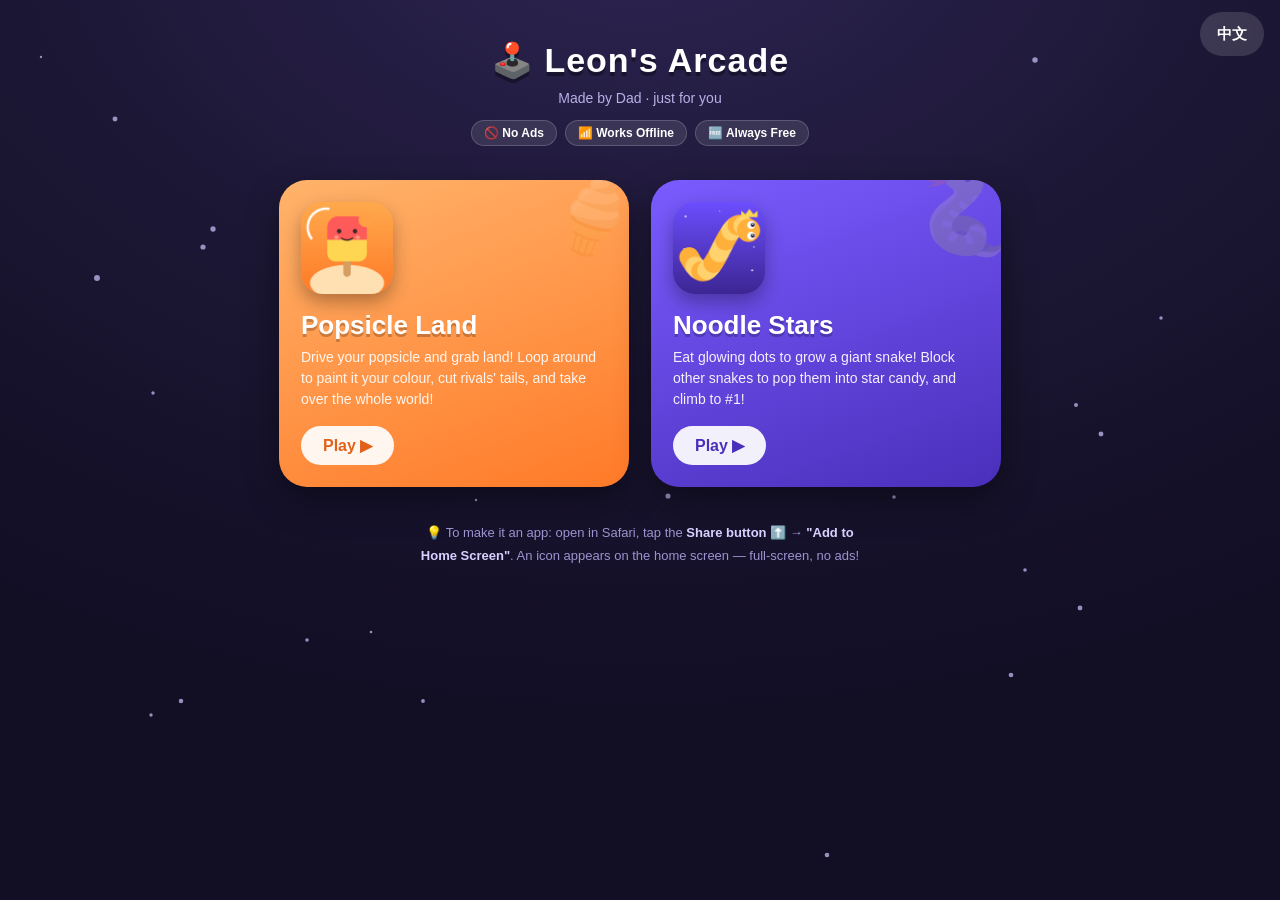
<file: index.html>
<!DOCTYPE html>
<html lang="en">
<head>
<meta charset="utf-8">
<meta name="viewport" content="width=device-width, initial-scale=1, viewport-fit=cover">
<meta name="theme-color" content="#1b1633">
<title>Leon's Arcade</title>
<style>
  * { margin: 0; padding: 0; box-sizing: border-box; -webkit-tap-highlight-color: transparent; }
  html, body { height: 100%; }
  body {
    font-family: -apple-system, "PingFang SC", "Hiragino Sans GB", sans-serif;
    background: radial-gradient(1200px 800px at 50% -10%, #2d2452 0%, #1b1633 55%, #120e24 100%);
    color: #fff; display: flex; flex-direction: column; align-items: center;
    padding: calc(env(safe-area-inset-top) + 40px) 20px calc(env(safe-area-inset-bottom) + 32px);
    overflow-x: hidden; -webkit-user-select: none; user-select: none;
  }
  .stars { position: fixed; inset: 0; pointer-events: none; z-index: 0; }
  .stars i { position: absolute; width: 4px; height: 4px; border-radius: 50%;
    background: #cfc6ff; opacity: .7; animation: tw 2.6s ease-in-out infinite; }
  @keyframes tw { 0%,100% { opacity:.15; transform:scale(.7);} 50% { opacity:.85; transform:scale(1);} }
  .lang-toggle {
    position: fixed; top: calc(env(safe-area-inset-top) + 12px); right: 16px; z-index: 5;
    min-width: 64px; min-height: 44px; padding: 8px 16px; border: none; border-radius: 999px;
    background: rgba(255,255,255,.14); color: #fff; font-size: 15px; font-weight: 800;
    cursor: pointer; backdrop-filter: blur(4px);
  }
  .lang-toggle:active { transform: scale(.94); }
  h1 { font-size: 34px; font-weight: 900; letter-spacing: 1px; z-index: 1; text-align: center;
       text-shadow: 0 4px 0 rgba(0,0,0,.35); animation: bob 3s ease-in-out infinite; }
  @keyframes bob { 0%,100% { transform: translateY(0);} 50% { transform: translateY(-6px);} }
  .sub { margin-top: 10px; font-size: 14px; color: #b9b0e8; z-index: 1; text-align: center; }
  .badges { display: flex; gap: 8px; margin-top: 14px; z-index: 1; flex-wrap: wrap; justify-content: center; }
  .badge { font-size: 12px; font-weight: 700; background: rgba(255,255,255,.1);
           border: 1px solid rgba(255,255,255,.18); padding: 5px 12px; border-radius: 999px; }
  .cards { display: flex; flex-wrap: wrap; gap: 22px; justify-content: center;
           margin-top: 34px; width: 100%; max-width: 760px; z-index: 1; }
  a.card {
    flex: 1 1 300px; max-width: 350px; text-decoration: none; color: inherit;
    border-radius: 28px; padding: 22px; position: relative; overflow: hidden;
    transform: translateZ(0); transition: transform .18s ease, box-shadow .18s ease;
    box-shadow: 0 14px 34px rgba(0,0,0,.4);
  }
  a.card:active { transform: scale(.965); }
  @media (hover:hover) { a.card:hover { transform: translateY(-5px); } }
  .card.pop { background: linear-gradient(160deg, #ffb36b 0%, #ff7a28 100%); }
  .card.noo { background: linear-gradient(160deg, #7a5cff 0%, #4a2fbb 100%); }
  .card img { width: 92px; height: 92px; border-radius: 22px; display: block;
              box-shadow: 0 8px 18px rgba(0,0,0,.3); }
  .card h2 { margin-top: 16px; font-size: 26px; font-weight: 900; text-shadow: 0 3px 0 rgba(0,0,0,.22); }
  .card p { margin-top: 6px; font-size: 14px; opacity: .92; line-height: 1.5; }
  .card .go { margin-top: 16px; display: inline-block; background: rgba(255,255,255,.92);
              border-radius: 999px; padding: 10px 22px; font-weight: 800; font-size: 16px; }
  .card.pop .go { color: #e2611a; } .card.noo .go { color: #4a2fbb; }
  .card .deco { position: absolute; right: -18px; top: -18px; font-size: 84px; opacity: .18;
                transform: rotate(18deg); pointer-events: none; }
  .tip { margin-top: 34px; font-size: 13px; color: #9d93cf; text-align: center;
         line-height: 1.8; z-index: 1; max-width: 440px; }
  .tip b { color: #d8d1ff; }
</style>
</head>
<body>
<div class="stars" id="stars"></div>
<button class="lang-toggle" id="langToggle">中文</button>

<h1 id="t-title">🕹️ Leon's Arcade</h1>
<div class="sub" id="t-sub">Made by Dad · just for you</div>
<div class="badges">
  <span class="badge" id="t-b1">🚫 No Ads</span>
  <span class="badge" id="t-b2">📶 Works Offline</span>
  <span class="badge" id="t-b3">🆓 Always Free</span>
</div>

<div class="cards">
  <a class="card pop" href="./paper-io/">
    <span class="deco">🍦</span>
    <img src="./paper-io/icons/icon-192.png" alt="Popsicle Land">
    <h2 id="t-g1-name">Popsicle Land</h2>
    <p id="t-g1-desc">Drive your popsicle and grab land! Loop around to paint it your colour, cut rivals' tails, and take over the whole world!</p>
    <span class="go" id="t-g1-play">Play ▶</span>
  </a>
  <a class="card noo" href="./snake-io/">
    <span class="deco">🐍</span>
    <img src="./snake-io/icons/icon-192.png" alt="Noodle Stars">
    <h2 id="t-g2-name">Noodle Stars</h2>
    <p id="t-g2-desc">Eat glowing dots to grow a giant snake! Block other snakes to pop them into star candy, and climb to #1!</p>
    <span class="go" id="t-g2-play">Play ▶</span>
  </a>
</div>

<div class="tip" id="t-tip">💡 To make it an app: open in Safari, tap the <b>Share button ⬆️</b> → <b>"Add to Home Screen"</b>. An icon appears on the home screen — full-screen, no ads!</div>

<script>
  // stars
  const s = document.getElementById('stars');
  for (let i = 0; i < 26; i++) {
    const d = document.createElement('i');
    d.style.left = Math.random() * 100 + '%';
    d.style.top = Math.random() * 100 + '%';
    d.style.animationDelay = (Math.random() * 2.6).toFixed(2) + 's';
    d.style.transform = 'scale(' + (0.5 + Math.random()).toFixed(2) + ')';
    s.appendChild(d);
  }

  // i18n: default English, toggle to Chinese, persisted
  const STR = {
    en: {
      title: "🕹️ Leon's Arcade", sub: "Made by Dad · just for you",
      b1: "🚫 No Ads", b2: "📶 Works Offline", b3: "🆓 Always Free",
      g1name: "Popsicle Land",
      g1desc: "Drive your popsicle and grab land! Loop around to paint it your colour, cut rivals' tails, and take over the whole world!",
      g2name: "Noodle Stars",
      g2desc: "Eat glowing dots to grow a giant snake! Block other snakes to pop them into star candy, and climb to #1!",
      play: "Play ▶",
      tip: '💡 To make it an app: open in Safari, tap the <b>Share button ⬆️</b> → <b>"Add to Home Screen"</b>. An icon appears on the home screen — full-screen, no ads!',
      toggle: "中文",
    },
    zh: {
      title: "🕹️ Leon 的游戏厅", sub: "爸爸出品 · 专属游戏机",
      b1: "🚫 没有广告", b2: "📶 断网能玩", b3: "🆓 全部免费",
      g1name: "圈地大冒险",
      g1desc: "开着冰棒小车圈地盘！绕一圈把土地变成你的颜色，切断对手的尾巴，占领整个世界！",
      g2name: "蛇蛇星球",
      g2desc: "吃光豆变成超级大蛇！用身体拦住别的蛇，把它们变成一地星星糖，登上第一名！",
      play: "开始玩 ▶",
      tip: '💡 想变成手机 App：用 Safari 打开，点 <b>分享按钮 ⬆️</b> → <b>「添加到主屏幕」</b>，桌面就会出现游戏图标，全屏没广告！',
      toggle: "EN",
    },
  };
  function getLang() {
    try { const l = localStorage.getItem('arcade.lang'); if (l === 'en' || l === 'zh') return l; } catch (e) {}
    return 'en';
  }
  function apply(lang) {
    const t = STR[lang];
    document.documentElement.lang = lang === 'zh' ? 'zh-CN' : 'en';
    document.getElementById('t-title').textContent = t.title;
    document.getElementById('t-sub').textContent = t.sub;
    document.getElementById('t-b1').textContent = t.b1;
    document.getElementById('t-b2').textContent = t.b2;
    document.getElementById('t-b3').textContent = t.b3;
    document.getElementById('t-g1-name').textContent = t.g1name;
    document.getElementById('t-g1-desc').textContent = t.g1desc;
    document.getElementById('t-g2-name').textContent = t.g2name;
    document.getElementById('t-g2-desc').textContent = t.g2desc;
    document.getElementById('t-g1-play').textContent = t.play;
    document.getElementById('t-g2-play').textContent = t.play;
    document.getElementById('t-tip').innerHTML = t.tip;
    document.getElementById('langToggle').textContent = t.toggle;
  }
  let lang = getLang();
  apply(lang);
  document.getElementById('langToggle').addEventListener('click', () => {
    lang = lang === 'en' ? 'zh' : 'en';
    try { localStorage.setItem('arcade.lang', lang); } catch (e) {}
    apply(lang);
  });
</script>
</body>
</html>
</file>
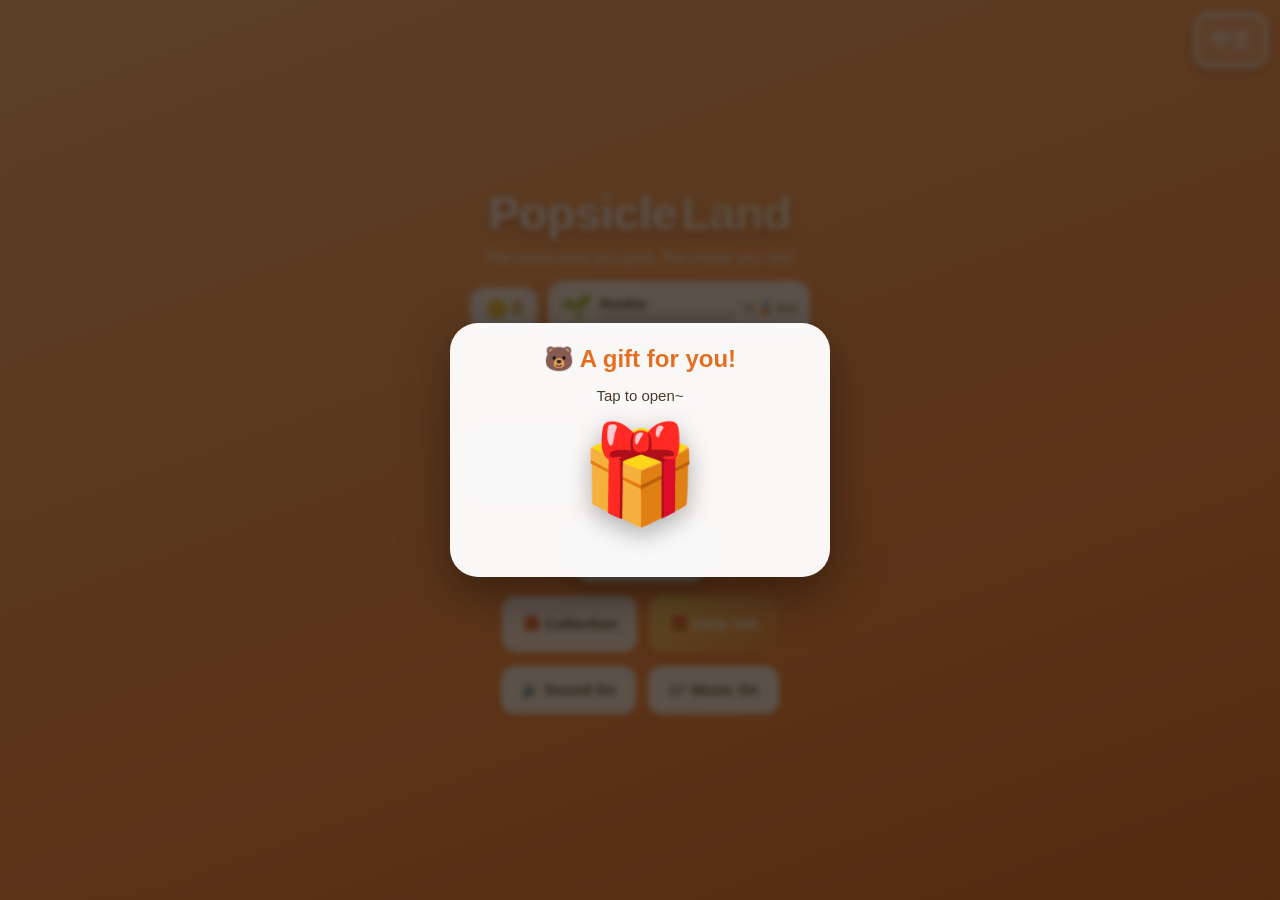
<file: paper-io/index.html>
<!doctype html>
<html lang="en">
<head>
  <meta charset="utf-8">
  <meta name="viewport" content="width=device-width, initial-scale=1, viewport-fit=cover, user-scalable=no, maximum-scale=1">
  <meta name="apple-mobile-web-app-capable" content="yes">
  <meta name="mobile-web-app-capable" content="yes">
  <meta name="apple-mobile-web-app-status-bar-style" content="black-translucent">
  <meta name="apple-mobile-web-app-title" content="Popsicle Land">
  <meta name="theme-color" content="#ff8a3d">
  <link rel="apple-touch-icon" href="./icons/icon-180.png">
  <link rel="manifest" href="./manifest.webmanifest">
  <title>Popsicle Land</title>
  <link rel="stylesheet" href="./css/style.css">
  <link rel="stylesheet" href="./css/meta.css">
</head>
<body>
  <canvas id="game"></canvas>

  <!-- HUD -->
  <div id="hud" class="hidden">
    <div id="hud-top">
      <div id="pct-wrap">
        <div id="pct">0.0%</div>
        <div id="best-small">Best 0.0%</div>
      </div>
    </div>
    <ul id="leaderboard"></ul>
    <canvas id="minimap" width="132" height="132"></canvas>
    <button id="btn-pause" class="icon-btn" data-i18n-aria="hud.pauseAria" aria-label="Pause">⏸</button>
    <div id="toasts"></div>
  </div>

  <!-- 开始界面 / Start screen -->
  <div id="start-screen" class="overlay">
    <button id="btn-lang" class="lang-btn" data-i18n="menu.langToggle" data-i18n-aria="menu.langAria" aria-label="Switch language">中文</button>
    <div class="logo">
      <span class="logo-word" data-i18n="logo.part1">Popsicle</span><span class="logo-word accent" data-i18n="logo.part2">Land</span>
    </div>
    <div class="subtitle" data-i18n="subtitle">The more land you grab, the cooler you are!</div>
    <div id="birthday-banner" class="birthday-banner hidden"></div>
    <div class="meta-wallet">
      <div class="wallet-coins">🪙 <b id="wallet-coins">0</b></div>
      <button id="rank-badge" class="rank-badge" data-i18n-aria="hud.rankAria" aria-label="Rank"></button>
    </div>
    <div class="best-line">🏆 <span data-i18n="menu.best">Best Record</span> <b id="best-menu">0.0%</b></div>
    <div class="skin-title" data-i18n="menu.chooseSkin">Pick your racer</div>
    <div id="skin-list"></div>
    <button id="btn-start" class="big-btn" data-i18n="menu.start">Play</button>
    <div class="menu-row">
      <button id="btn-collection" class="small-btn meta-dot-wrap"><span data-i18n="menu.collection">🎁 Collection</span><span id="coll-dot" class="hidden"></span></button>
      <button id="btn-daily" class="small-btn daily-btn hidden" data-i18n="menu.daily">🎁 Daily Gift</button>
    </div>
    <div class="menu-row">
      <button id="btn-mute" class="small-btn">🔊 Sound On</button>
      <button id="btn-bgm" class="small-btn">🎶 Music On</button>
    </div>
  </div>

  <!-- 暂停 / Pause -->
  <div id="pause-screen" class="overlay hidden">
    <div class="panel">
      <h2 data-i18n="pause.title">Paused</h2>
      <button id="btn-resume" class="big-btn" data-i18n="pause.resume">Resume</button>
      <button id="pause-mute" class="small-btn">🔊 Sound On</button>
      <button id="btn-menu" class="small-btn" data-i18n="pause.menu">Main Menu</button>
    </div>
  </div>

  <!-- 复活 / Revive -->
  <div id="revive-panel" class="overlay hidden">
    <div class="panel">
      <h2 data-i18n="revive.title">You got cut off!</h2>
      <p class="revive-tip" data-i18n="revive.tip">Revive once for free, keep your land</p>
      <button id="btn-revive" class="big-btn revive-btn">
        <span data-i18n="revive.revive">Revive</span> <span id="revive-count">5</span>
      </button>
      <button id="btn-giveup" class="small-btn" data-i18n="revive.giveup">Give Up</button>
    </div>
  </div>

  <!-- 赛后结算/胜利由养成层覆盖层（MetaUI.showResults）动态渲染，见 js/meta/meta-ui.js -->

  <script type="module" src="./js/main.js"></script>
</body>
</html>
</file>
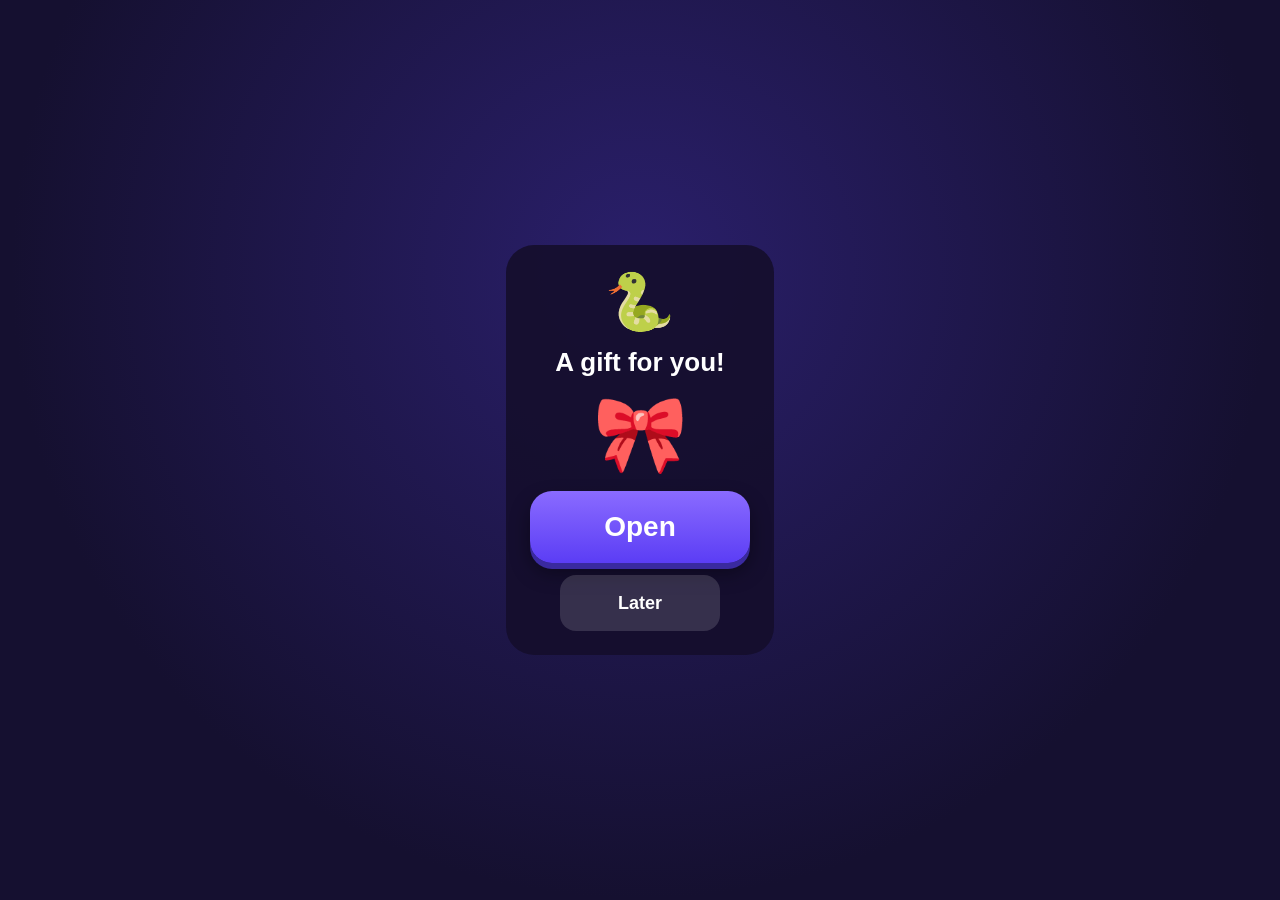
<file: snake-io/index.html>
<!doctype html>
<html lang="en">
<head>
  <meta charset="utf-8">
  <meta name="viewport" content="width=device-width, initial-scale=1, viewport-fit=cover, user-scalable=no, maximum-scale=1">
  <meta name="apple-mobile-web-app-capable" content="yes">
  <meta name="mobile-web-app-capable" content="yes">
  <meta name="apple-mobile-web-app-status-bar-style" content="black-translucent">
  <meta name="apple-mobile-web-app-title" content="Noodle Stars">
  <meta name="theme-color" content="#5b3df5">
  <link rel="apple-touch-icon" href="./icons/icon-180.png">
  <link rel="manifest" href="./manifest.webmanifest">
  <title>Noodle Stars</title>
  <link rel="stylesheet" href="./css/style.css">
  <link rel="stylesheet" href="./css/meta.css">
</head>
<body>
  <div id="app">
    <canvas id="game"></canvas>

    <!-- 游戏内 HUD / In-game HUD -->
    <div id="hud" class="hidden">
      <div id="length-box">
        <div id="length-num">10</div>
        <div id="length-label" data-i18n="hud.length">Length</div>
        <div id="best-small">Best 0</div>
      </div>

      <div id="leaderboard"></div>

      <button id="pause-btn" data-i18n-aria="hud.pause" aria-label="Pause">⏸</button>

      <div id="toasts"></div>

      <div id="minimap-wrap">
        <canvas id="minimap" width="120" height="120"></canvas>
      </div>

      <button id="boost-btn">⚡</button>
    </div>

    <!-- 动态摇杆 / Dynamic joystick -->
    <div id="joystick-base"></div>
    <div id="joystick-knob"></div>

    <!-- 开始界面 / Start screen -->
    <div id="start-screen" class="overlay">
      <button id="lang-btn" class="lang-btn" aria-label="Language">中文</button>
      <div class="logo-wrap">
        <div class="logo" data-i18n="logo.primary">Noodle Stars</div>
        <div class="logo-sub" data-i18n="logo.sub">蛇蛇星球</div>
      </div>
      <div class="best-line"><span data-i18n="menu.bestScore">Best Score</span> <span id="start-best">0</span></div>
      <div class="skins-label" data-i18n="menu.chooseSkin">Choose a Skin</div>
      <div id="skins-row"></div>
      <button id="start-btn" class="big-btn" data-i18n="menu.play">PLAY</button>
      <button id="mute-btn" class="small-round">🔊</button>
    </div>

    <!-- 死亡界面 / Death screen (legacy overlay) -->
    <div id="death-screen" class="overlay hidden">
      <div class="death-title" data-i18n="death.title">Game Over</div>
      <div class="death-encourage" id="death-encourage" data-i18n="death.encourage">So close!</div>
      <div class="death-stats">
        <div class="stat"><span class="stat-val" id="d-length">0</span><span class="stat-key" data-i18n="death.statLength">Length</span></div>
        <div class="stat"><span class="stat-val" id="d-kills">0</span><span class="stat-key" data-i18n="death.statKills">Kills</span></div>
        <div class="stat"><span class="stat-val" id="d-rank">-</span><span class="stat-key" data-i18n="death.statRank">Best Rank</span></div>
        <div class="stat"><span class="stat-val" id="d-best">0</span><span class="stat-key" data-i18n="death.statBest">Best</span></div>
      </div>
      <div id="d-newbest" class="newbest hidden" data-i18n="death.newBest">🏆 New Record!</div>
      <button id="restart-btn" class="big-btn" data-i18n="death.again">Play Again</button>
      <button id="death-menu-btn" class="small-btn" data-i18n="death.menu">Main Menu</button>
    </div>

    <!-- 暂停界面 / Pause screen -->
    <div id="pause-screen" class="overlay hidden">
      <div class="pause-title" data-i18n="pause.title">Paused</div>
      <button id="resume-btn" class="big-btn" data-i18n="pause.resume">Resume</button>
      <button id="pause-mute-btn" class="small-btn">🔊 Sound</button>
      <button id="pause-menu-btn" class="small-btn" data-i18n="pause.menu">Main Menu</button>
    </div>
  </div>

  <script type="module" src="./js/main.js"></script>
</body>
</html>
</file>
<file: paper-io/css/style.css>
:root {
  --brand: #ff8a3d;
  --brand-dark: #e46f22;
  --paper: #f7f2e9;
  --ink: #4a3b28;
  --font: -apple-system, "PingFang SC", "Hiragino Sans GB", sans-serif;
}

* { margin: 0; padding: 0; box-sizing: border-box; }

html, body {
  position: fixed;
  inset: 0;
  overflow: hidden;
  width: 100%;
  height: 100%;
  background: var(--brand);
  font-family: var(--font);
  color: var(--ink);
  touch-action: none;
  overscroll-behavior: none;
  -webkit-user-select: none;
  user-select: none;
  -webkit-touch-callout: none;
  -webkit-tap-highlight-color: transparent;
}

#game {
  position: fixed;
  inset: 0;
  display: block;
  touch-action: none;
}

.hidden { display: none !important; }

/* ---------- HUD ---------- */
#hud {
  position: fixed;
  inset: 0;
  pointer-events: none;
  padding: env(safe-area-inset-top) env(safe-area-inset-right) env(safe-area-inset-bottom) env(safe-area-inset-left);
}

#hud-top {
  position: absolute;
  top: calc(env(safe-area-inset-top) + 8px);
  /* 锚定左侧而非居中：避免大字号百分比与右上角排行榜/按钮在窄屏重叠 */
  left: calc(env(safe-area-inset-left) + 14px);
  right: auto;
  display: flex;
  justify-content: flex-start;
}
#pct-wrap { text-align: left; }
#pct {
  font-size: clamp(24px, 6.5vw, 40px);
  font-weight: 900;
  color: #fff;
  font-variant-numeric: tabular-nums;
  text-shadow: 0 2px 0 rgba(0,0,0,0.25), 0 0 12px rgba(255,138,61,0.6);
  transition: transform 0.08s;
}
#pct.bounce { animation: pop 0.28s ease; }
@keyframes pop { 0%{transform:scale(1);} 40%{transform:scale(1.35);} 100%{transform:scale(1);} }
#best-small {
  font-size: 13px;
  color: #fff;
  opacity: 0.85;
  margin-top: -2px;
  text-shadow: 0 1px 2px rgba(0,0,0,0.3);
}

#leaderboard {
  position: absolute;
  top: calc(env(safe-area-inset-top) + 8px);
  right: calc(env(safe-area-inset-right) + 8px);
  list-style: none;
  background: rgba(255,255,255,0.82);
  border-radius: 14px;
  padding: 8px 10px;
  min-width: 148px;
  max-width: 44vw; /* 限宽，防止长名字撑宽后侵入左侧百分比 */
  box-shadow: 0 4px 14px rgba(0,0,0,0.15);
}
#leaderboard li {
  display: flex;
  align-items: center;
  gap: 6px;
  font-size: 13px;
  font-weight: 700;
  padding: 2px 0;
}
#leaderboard li.me { color: var(--brand-dark); }
#leaderboard li.sep { border-top: 1px dashed rgba(0,0,0,0.2); margin-top: 3px; padding-top: 4px; }
.lb-rank { width: 20px; text-align: center; }
.lb-dot { width: 10px; height: 10px; border-radius: 3px; flex: none; }
.lb-name { flex: 1; overflow: hidden; text-overflow: ellipsis; white-space: nowrap; }
.lb-pct { font-variant-numeric: tabular-nums; }

#minimap {
  position: absolute;
  left: calc(env(safe-area-inset-left) + 10px);
  bottom: calc(env(safe-area-inset-bottom) + 14px);
  width: 132px;
  height: 132px;
  border-radius: 16px;
  background: #efe8da;
  box-shadow: 0 4px 14px rgba(0,0,0,0.2);
  border: 3px solid rgba(255,255,255,0.85);
}

.icon-btn {
  position: absolute;
  /* 移到右下角（左下为小地图），彻底避开顶部百分比/排行榜拥挤带；拇指易达 */
  bottom: calc(env(safe-area-inset-bottom) + 14px);
  right: calc(env(safe-area-inset-right) + 14px);
  width: 48px; height: 48px;
  border-radius: 14px;
  border: none;
  background: rgba(255,255,255,0.85);
  font-size: 22px;
  pointer-events: auto;
  box-shadow: 0 3px 10px rgba(0,0,0,0.15);
  cursor: pointer;
}

#toasts {
  position: absolute;
  top: calc(env(safe-area-inset-top) + 70px);
  left: calc(env(safe-area-inset-left) + 10px);
  display: flex;
  flex-direction: column;
  gap: 6px;
}
.toast {
  background: rgba(40,30,20,0.82);
  color: #fff;
  font-size: 14px;
  font-weight: 700;
  padding: 8px 14px;
  border-radius: 12px;
  transform: translateX(-120%);
  opacity: 0;
  transition: transform 0.35s ease, opacity 0.35s ease;
}
.toast.show { transform: translateX(0); opacity: 1; }

/* ---------- overlay / 界面 ---------- */
.overlay {
  position: fixed;
  inset: 0;
  display: flex;
  flex-direction: column;
  align-items: center;
  justify-content: center;
  gap: 14px;
  padding: calc(env(safe-area-inset-top) + 20px) 20px calc(env(safe-area-inset-bottom) + 20px);
  background: linear-gradient(160deg, #ffb877 0%, var(--brand) 60%, var(--brand-dark) 100%);
  overflow-y: auto;
  -webkit-overflow-scrolling: touch;
}

.logo {
  display: flex;
  gap: 4px;
  animation: bounceIn 0.7s cubic-bezier(.2,1.4,.4,1);
}
.logo-word {
  font-size: 46px;
  font-weight: 900;
  color: #fff;
  text-shadow: 0 4px 0 var(--brand-dark), 0 6px 14px rgba(0,0,0,0.25);
}
.logo-word.accent { color: #fff3d6; }
@keyframes bounceIn { 0%{transform:scale(0.3);opacity:0;} 100%{transform:scale(1);opacity:1;} }
.subtitle { color: #fff; font-size: 16px; opacity: 0.9; margin-top: -6px; }
.best-line { color: #fff; font-size: 17px; }
.best-line b { font-size: 20px; }

.skin-title { color: #fff; font-size: 15px; font-weight: 700; margin-top: 4px; }
#skin-list {
  display: grid;
  grid-template-columns: repeat(3, 1fr);
  gap: 10px;
  width: 100%;
  max-width: 340px;
}
.skin-card {
  background: rgba(255,255,255,0.92);
  border: 3px solid transparent;
  border-radius: 18px;
  padding: 10px 4px 8px;
  display: flex;
  flex-direction: column;
  align-items: center;
  gap: 2px;
  cursor: pointer;
  font-family: var(--font);
}
.skin-card.selected { border-color: #fff3d6; box-shadow: 0 0 0 3px var(--brand-dark); }
.skin-emoji { font-size: 34px; }
.skin-name { font-size: 13px; font-weight: 700; color: var(--ink); }

.big-btn {
  background: #fff;
  color: var(--brand-dark);
  border: none;
  border-radius: 20px;
  font-size: 22px;
  font-weight: 900;
  font-family: var(--font);
  padding: 18px 46px;
  min-height: 64px;
  box-shadow: 0 5px 0 var(--brand-dark), 0 8px 18px rgba(0,0,0,0.25);
  cursor: pointer;
  transition: transform 0.08s;
}
.big-btn:active { transform: translateY(3px); box-shadow: 0 2px 0 var(--brand-dark); }

.small-btn {
  background: rgba(255,255,255,0.9);
  color: var(--ink);
  border: none;
  border-radius: 14px;
  font-size: 15px;
  font-weight: 700;
  font-family: var(--font);
  padding: 12px 20px;
  min-height: 48px;
  cursor: pointer;
}
.menu-row { display: flex; gap: 12px; }

/* Language toggle (start menu) — big tap target, always visible top-right. */
.lang-btn {
  position: absolute;
  top: calc(env(safe-area-inset-top) + 12px);
  right: calc(env(safe-area-inset-right) + 12px);
  min-width: 56px;
  min-height: 56px;
  padding: 8px 14px;
  border: 3px solid #fff;
  border-radius: 16px;
  background: rgba(255,255,255,0.22);
  color: #fff;
  font-family: var(--font);
  font-size: 20px;
  font-weight: 900;
  cursor: pointer;
  z-index: 5;
  box-shadow: 0 4px 12px rgba(0,0,0,0.22);
  -webkit-backdrop-filter: blur(2px);
  backdrop-filter: blur(2px);
}
.lang-btn:active { transform: translateY(2px); }

.panel {
  background: rgba(255,255,255,0.96);
  border-radius: 26px;
  padding: 26px 24px;
  display: flex;
  flex-direction: column;
  align-items: center;
  gap: 14px;
  min-width: 280px;
  max-width: 360px;
  box-shadow: 0 12px 40px rgba(0,0,0,0.3);
  position: relative;
}
.panel h2 { font-size: 26px; color: var(--brand-dark); }
.panel .big-btn { color: #fff; background: var(--brand); box-shadow: 0 5px 0 var(--brand-dark), 0 8px 18px rgba(0,0,0,0.25); }
.revive-tip { font-size: 14px; color: var(--ink); opacity: 0.8; }
.revive-btn { background: #4caf50 !important; box-shadow: 0 5px 0 #357a38, 0 8px 18px rgba(0,0,0,0.25) !important; }

.stat-row {
  display: flex;
  justify-content: space-between;
  width: 100%;
  font-size: 18px;
  padding: 4px 8px;
  border-bottom: 1px dashed rgba(0,0,0,0.12);
}
.stat-row b { color: var(--brand-dark); font-variant-numeric: tabular-nums; }
.enc { font-size: 16px; color: var(--ink); text-align: center; }
.record-badge {
  position: absolute;
  top: -16px;
  background: #ffcf3d;
  color: #7a4b00;
  font-weight: 900;
  font-size: 16px;
  padding: 6px 16px;
  border-radius: 12px;
  transform: rotate(-6deg);
  animation: badgePop 0.6s ease infinite alternate;
  box-shadow: 0 4px 10px rgba(0,0,0,0.25);
}
@keyframes badgePop { from{transform:rotate(-6deg) scale(1);} to{transform:rotate(-6deg) scale(1.12);} }
.win-title { font-size: 24px; text-align: center; }
</file>
<file: paper-io/css/meta.css>
/* meta.css — 养成系统覆盖层样式。大圆角、≥56px 触控、稀有度配色、安全区。 */
:root {
  --rar-common: #9e9e9e;
  --rar-rare: #4a90d9;
  --rar-epic: #9b59b6;
  --rar-legendary: #ffb300;
  --rar-birthday: #ff7fd0;
  --meta-ink: #4a3b28;
  --meta-font: -apple-system, "PingFang SC", "Hiragino Sans GB", sans-serif;
}

/* ---------- 主菜单钱包 + 段位牌 ---------- */
.meta-wallet {
  display: flex;
  align-items: center;
  gap: 10px;
  width: 100%;
  max-width: 340px;
  justify-content: center;
}
.wallet-coins {
  background: rgba(255, 255, 255, 0.92);
  color: #b8860b;
  font-weight: 900;
  font-size: 18px;
  padding: 8px 16px;
  border-radius: 16px;
  min-height: 44px;
  display: flex;
  align-items: center;
  gap: 4px;
  box-shadow: 0 3px 10px rgba(0, 0, 0, 0.15);
}
.rank-badge {
  flex: 1;
  display: flex;
  align-items: center;
  gap: 8px;
  background: rgba(255, 255, 255, 0.92);
  border: none;
  border-radius: 16px;
  padding: 8px 12px;
  min-height: 56px;
  cursor: pointer;
  font-family: var(--meta-font);
  box-shadow: 0 3px 10px rgba(0, 0, 0, 0.15);
  touch-action: manipulation;
}
.rb-emoji { font-size: 26px; }
.rb-mid { flex: 1; display: flex; flex-direction: column; gap: 3px; align-items: flex-start; }
.rb-name { font-size: 14px; font-weight: 800; color: var(--meta-ink); }
.rb-bar { width: 100%; height: 7px; border-radius: 5px; background: rgba(0, 0, 0, 0.12); overflow: hidden; }
.rb-bar i { display: block; height: 100%; background: linear-gradient(90deg, #ffcf3d, #ff8a3d); border-radius: 5px; transition: width 0.4s ease; }
.rb-next { font-size: 11px; font-weight: 700; color: #8a7a5c; white-space: nowrap; }

/* 养成菜单按钮：≥56px 触控 + manipulation（覆盖共享 .small-btn 的 48px） */
#btn-collection, #btn-daily {
  min-height: 56px;
  touch-action: manipulation;
}

/* 收藏册 / 每日礼物按钮红点 */
.daily-btn {
  background: linear-gradient(135deg, #ffd166, #ff8a3d) !important;
  color: #fff !important;
  animation: dailyPulse 1s ease infinite alternate;
}
@keyframes dailyPulse { from { transform: scale(1); } to { transform: scale(1.06); } }
.meta-dot-wrap { position: relative; }
#coll-dot {
  position: absolute;
  top: 2px; right: 2px;
  width: 12px; height: 12px;
  background: #ff3b3b;
  border-radius: 50%;
  border: 2px solid #fff;
  animation: dailyPulse 0.7s ease infinite alternate;
}

.birthday-banner {
  width: 100%;
  max-width: 340px;
  text-align: center;
  background: linear-gradient(90deg, #ff7fd0, #ffcf3d, #7ec8ff);
  color: #5a2b00;
  font-weight: 900;
  font-size: 15px;
  padding: 8px 12px;
  border-radius: 14px;
  box-shadow: 0 3px 10px rgba(0, 0, 0, 0.18);
}

/* ---------- 覆盖层根 ---------- */
.meta-root {
  position: fixed;
  inset: 0;
  z-index: 900;
  display: flex;
  align-items: center;
  justify-content: center;
  background: rgba(28, 18, 10, 0.72);
  -webkit-backdrop-filter: blur(3px);
  backdrop-filter: blur(3px);
  overflow-y: auto;
  -webkit-overflow-scrolling: touch;
  padding: calc(env(safe-area-inset-top) + 16px) 16px calc(env(safe-area-inset-bottom) + 16px);
  touch-action: manipulation;
  -webkit-user-select: none;
  user-select: none;
}
.meta-root.hidden { display: none !important; }

.meta-screen {
  background: rgba(255, 255, 255, 0.97);
  border-radius: 28px;
  padding: 22px 20px;
  width: 100%;
  max-width: 380px;
  display: flex;
  flex-direction: column;
  align-items: center;
  gap: 14px;
  box-shadow: 0 16px 50px rgba(0, 0, 0, 0.4);
  margin: auto;
}

.meta-btn {
  background: rgba(255, 240, 220, 0.95);
  color: var(--meta-ink);
  border: none;
  border-radius: 18px;
  font-family: var(--meta-font);
  font-weight: 800;
  font-size: 16px;
  padding: 14px 22px;
  min-height: 56px;
  cursor: pointer;
  touch-action: manipulation;
}
.meta-btn.big { width: 100%; font-size: 20px; }
.meta-btn.primary {
  background: linear-gradient(135deg, #ffb877, #ff8a3d);
  color: #fff;
  box-shadow: 0 5px 0 #e46f22, 0 8px 18px rgba(0, 0, 0, 0.25);
}
.meta-btn.primary:active { transform: translateY(3px); box-shadow: 0 2px 0 #e46f22; }

/* ---------- 收藏册 ---------- */
.coll-header { width: 100%; text-align: center; display: flex; flex-direction: column; gap: 6px; align-items: center; }
.coll-title { font-size: 24px; font-weight: 900; color: #e46f22; }
.coll-count { font-size: 16px; color: var(--meta-ink); }
.coll-count b { color: #e46f22; font-size: 20px; }
.coll-progress { width: 100%; max-width: 300px; height: 10px; border-radius: 6px; background: rgba(0, 0, 0, 0.1); overflow: hidden; }
.coll-progress i { display: block; height: 100%; background: linear-gradient(90deg, #ffcf3d, #ff8a3d); }
.coll-wallet { font-size: 16px; font-weight: 900; color: #b8860b; }

.coll-grid {
  display: grid;
  grid-template-columns: repeat(3, 1fr);
  gap: 10px;
  width: 100%;
}
.skin-cell {
  position: relative;
  background: #fff;
  border: 3px solid var(--rar, #9e9e9e);
  border-radius: 16px;
  padding: 8px 4px 6px;
  display: flex;
  flex-direction: column;
  align-items: center;
  gap: 2px;
  min-height: 96px;
  cursor: pointer;
  font-family: var(--meta-font);
  touch-action: manipulation;
  box-shadow: 0 2px 6px rgba(0, 0, 0, 0.12);
  overflow: hidden;
}
.skin-cell.selected { box-shadow: 0 0 0 3px #ff8a3d, 0 2px 8px rgba(0, 0, 0, 0.2); }
.skin-cell.unowned { background: #eee7db; border-style: dashed; }
.cell-emoji { font-size: 34px; line-height: 1.1; }
.cell-emoji.silhouette { filter: brightness(0) opacity(0.32); }
.cell-q { position: absolute; top: 24px; font-size: 26px; font-weight: 900; color: #a08b6a; }
.cell-name { font-size: 12px; font-weight: 800; color: var(--meta-ink); }
.cell-rar { font-size: 10px; font-weight: 800; }
.cell-new {
  position: absolute; top: 4px; right: 4px;
  background: #ff3b3b; color: #fff;
  font-size: 9px; font-weight: 900;
  padding: 2px 5px; border-radius: 7px;
  transform: rotate(8deg);
}
.cell-buy {
  margin-top: 2px;
  font-size: 11px; font-weight: 800;
  color: #9a8a6a;
  background: rgba(0, 0, 0, 0.06);
  padding: 3px 8px; border-radius: 9px;
}
.cell-buy.afford { color: #fff; background: #ff8a3d; }
.cell-buy.birthday-tag { color: #d63384; background: #ffe3f2; }
.skin-cell.shake { animation: cellShake 0.3s ease; }
@keyframes cellShake { 0%,100%{transform:translateX(0);} 25%{transform:translateX(-5px);} 75%{transform:translateX(5px);} }

/* ---------- 赛后结算 ---------- */
.results-screen { transform: translateY(14px); opacity: 0; transition: transform 0.4s ease, opacity 0.4s ease; }
.results-screen.reveal { transform: translateY(0); opacity: 1; }
.res-title { font-size: 24px; font-weight: 900; color: #e46f22; text-align: center; }
.res-record {
  background: #ffcf3d; color: #7a4b00; font-weight: 900; font-size: 15px;
  padding: 5px 14px; border-radius: 12px; transform: rotate(-4deg);
  animation: recPop 0.6s ease infinite alternate;
}
@keyframes recPop { from { transform: rotate(-4deg) scale(1); } to { transform: rotate(-4deg) scale(1.1); } }
.res-stats { width: 100%; }
.res-row {
  display: flex; justify-content: space-between;
  font-size: 17px; padding: 5px 6px;
  border-bottom: 1px dashed rgba(0, 0, 0, 0.1);
}
.res-row b { color: #e46f22; font-variant-numeric: tabular-nums; }
.res-coins {
  font-size: 26px; font-weight: 900; color: #b8860b;
  display: flex; align-items: baseline; gap: 8px;
  font-variant-numeric: tabular-nums;
}
.res-earn { font-size: 16px; color: #4caf50; font-weight: 800; }
.res-trophy { width: 100%; display: flex; flex-direction: column; align-items: center; gap: 4px; }
.res-rank { font-size: 16px; font-weight: 800; color: var(--meta-ink); }
.res-trophy-bar { width: 100%; height: 14px; border-radius: 8px; background: rgba(0, 0, 0, 0.12); overflow: hidden; }
.res-trophy-bar i { display: block; height: 100%; width: 0%; background: linear-gradient(90deg, #ffcf3d, #ff8a3d); }
.res-trophy-delta { font-size: 15px; font-weight: 900; color: #ff8a3d; }
.res-hint { font-size: 13px; color: #9a8a6a; animation: hintBlink 1.1s ease infinite; }
@keyframes hintBlink { 0%,100%{opacity:0.4;} 50%{opacity:1;} }
.res-buttons { width: 100%; display: flex; flex-direction: column; gap: 10px; }
.res-btn-row { display: flex; gap: 10px; }
.res-btn-row .meta-btn { flex: 1; }

/* ---------- 宝箱开箱 ---------- */
.res-chest-slot { width: 100%; min-height: 10px; display: flex; justify-content: center; }
.chest-stage { display: flex; flex-direction: column; align-items: center; gap: 8px; padding: 8px 0; }
.chest-box {
  font-size: 76px; line-height: 1;
  filter: drop-shadow(0 6px 10px rgba(0, 0, 0, 0.3));
}
.chest-box.chest-shake { animation: chestShake 0.23s ease-in-out infinite; }
@keyframes chestShake {
  0%,100% { transform: rotate(0) scale(1); }
  25% { transform: rotate(-9deg) scale(1.05); }
  75% { transform: rotate(9deg) scale(1.05); }
}
.chest-caption { font-size: 15px; font-weight: 800; color: var(--meta-ink); }
.chest-reward { position: relative; display: flex; flex-direction: column; align-items: center; gap: 8px; transform: scale(0.3); opacity: 0; transition: transform 0.45s cubic-bezier(.2,1.5,.4,1), opacity 0.35s ease; }
.chest-reward.show { transform: scale(1); opacity: 1; }
.chest-rays {
  position: absolute; top: 50%; left: 50%;
  width: 240px; height: 240px; margin: -120px 0 0 -120px;
  border-radius: 50%;
  background: conic-gradient(from 0deg, rgba(255,207,61,0.55), rgba(255,207,61,0) 24deg, rgba(255,207,61,0.55) 48deg, rgba(255,207,61,0) 72deg, rgba(255,207,61,0.55) 96deg, rgba(255,207,61,0) 120deg, rgba(255,207,61,0.55) 144deg, rgba(255,207,61,0) 168deg, rgba(255,207,61,0.55) 192deg, rgba(255,207,61,0) 216deg, rgba(255,207,61,0.55) 240deg, rgba(255,207,61,0) 264deg, rgba(255,207,61,0.55) 288deg, rgba(255,207,61,0) 312deg, rgba(255,207,61,0.55) 336deg, rgba(255,207,61,0) 360deg);
  animation: raysSpin 6s linear infinite;
  z-index: 0; pointer-events: none;
}
@keyframes raysSpin { to { transform: rotate(360deg); } }
.reward-skin {
  position: relative; z-index: 1;
  width: 96px; height: 96px;
  display: flex; align-items: center; justify-content: center;
  background: #fff;
  border: 4px solid var(--rar, #ffb300);
  border-radius: 22px;
  box-shadow: 0 0 22px var(--rar, #ffb300);
}
.reward-emoji { font-size: 54px; }
.reward-new {
  position: absolute; top: -12px; right: -10px;
  background: #ff3b3b; color: #fff; font-size: 12px; font-weight: 900;
  padding: 3px 8px; border-radius: 9px; transform: rotate(10deg); z-index: 2;
}
.reward-skin-name { font-size: 17px; font-weight: 900; z-index: 1; }
.reward-coins { font-size: 20px; font-weight: 900; color: #b8860b; z-index: 1; }
.reward-extra { font-size: 13px; color: #4caf50; }

/* ---------- 段位晋升庆典 ---------- */
.rankup-overlay {
  position: fixed; inset: 0; z-index: 950;
  display: flex; align-items: center; justify-content: center;
  background: rgba(10, 6, 2, 0.55);
  opacity: 0; transition: opacity 0.4s ease;
}
.rankup-overlay.show { opacity: 1; }
.rankup-overlay.out { opacity: 0; }
.rankup-inner { text-align: center; color: #fff; display: flex; flex-direction: column; align-items: center; gap: 12px; }
.rankup-label { font-size: 22px; font-weight: 900; letter-spacing: 2px; text-shadow: 0 2px 8px rgba(0,0,0,0.5); }
.rankup-badges { display: flex; align-items: center; gap: 14px; font-size: 40px; }
.rankup-old { opacity: 0.5; filter: grayscale(1); transform: scale(0.8); }
.rankup-arrow { font-size: 26px; }
.rankup-new { font-size: 72px; animation: badgeSpring 0.7s cubic-bezier(.2,1.6,.4,1); }
@keyframes badgeSpring { 0% { transform: scale(0.2); } 100% { transform: scale(1); } }
.rankup-name { font-size: 30px; font-weight: 900; text-shadow: 0 3px 10px rgba(255,207,61,0.8); }
.rankup-tip { font-size: 14px; opacity: 0.8; }

/* ---------- 连杀弹窗 ---------- */
.streak-pop {
  position: fixed;
  top: 28%; left: 50%;
  transform: translate(-50%, -50%) scale(0.4);
  z-index: 980;
  font-size: 40px; font-weight: 900;
  color: #fff;
  padding: 12px 28px;
  border-radius: 20px;
  background: linear-gradient(135deg, #ff8a3d, #ff3b3b);
  box-shadow: 0 8px 30px rgba(0, 0, 0, 0.4);
  text-shadow: 0 2px 6px rgba(0, 0, 0, 0.4);
  opacity: 0;
  pointer-events: none;
  transition: transform 0.3s cubic-bezier(.2,1.6,.4,1), opacity 0.3s ease;
  white-space: nowrap;
}
.streak-pop.show { transform: translate(-50%, -50%) scale(1); opacity: 1; }
.streak-pop.out { opacity: 0; transform: translate(-50%, -50%) scale(1.3); }
.streak-pop.lvl3 { background: linear-gradient(135deg, #ffcf3d, #ff8a3d); }
.streak-pop.lvl4 { background: linear-gradient(135deg, #c98bff, #ff3b3b); font-size: 46px; }

/* ---------- 每日礼物 ---------- */
.daily-title { font-size: 24px; font-weight: 900; color: #e46f22; text-align: center; }
.daily-sub { font-size: 15px; color: var(--meta-ink); }
.daily-gift {
  font-size: 96px; cursor: pointer; touch-action: manipulation;
  filter: drop-shadow(0 8px 12px rgba(0, 0, 0, 0.3));
}
.daily-gift.wobble { animation: giftWobble 1s ease infinite; }
.daily-gift.hidden { display: none; }
@keyframes giftWobble {
  0%,100% { transform: rotate(0) scale(1); }
  25% { transform: rotate(-6deg) scale(1.04); }
  75% { transform: rotate(6deg) scale(1.04); }
}

/* ---------- 生日彩蛋 ---------- */
.birthday-screen { background: linear-gradient(160deg, #fff, #fff4fb); }
.bd-balloons { font-size: 44px; animation: giftWobble 2s ease infinite; }
.bd-title { font-size: 24px; font-weight: 900; color: #d63384; text-align: center; }

.hidden { display: none !important; }
</file>
<file: snake-io/css/style.css>
:root {
  --brand: #5b3df5;
  --brand-2: #8a6bff;
  --deep: #151030;
  --accent: #ffd166;
  font-family: -apple-system, "PingFang SC", "Hiragino Sans GB", sans-serif;
}

* { box-sizing: border-box; -webkit-user-select: none; user-select: none; -webkit-touch-callout: none; -webkit-tap-highlight-color: transparent; }

html, body {
  margin: 0; padding: 0;
  position: fixed; inset: 0; overflow: hidden;
  background: var(--deep);
  touch-action: none; overscroll-behavior: none;
  width: 100%; height: 100%;
}

#app { position: fixed; inset: 0; overflow: hidden; }

#game { position: absolute; inset: 0; width: 100%; height: 100%; display: block; touch-action: none; }

.hidden { display: none !important; }

/* ===== HUD ===== */
#hud { position: absolute; inset: 0; pointer-events: none; z-index: 10; }
#hud button { pointer-events: auto; }

#length-box {
  position: absolute;
  top: calc(env(safe-area-inset-top) + 10px);
  left: calc(env(safe-area-inset-left) + 14px);
  color: #fff; text-shadow: 0 2px 6px rgba(0,0,0,.6);
}
#length-num { font-size: 44px; font-weight: 800; line-height: 1; transition: transform .1s; }
#length-num.bump { transform: scale(1.25); }
#length-label { font-size: 13px; opacity: .8; margin-top: 2px; }
#best-small { font-size: 13px; opacity: .7; margin-top: 4px; }

#leaderboard {
  position: absolute;
  top: calc(env(safe-area-inset-top) + 62px); /* 让出顶部给右上角暂停按钮 */
  right: calc(env(safe-area-inset-right) + 14px);
  width: 178px;
  background: rgba(20,14,44,.55);
  border-radius: 14px;
  padding: 8px 10px;
  color: #fff; font-size: 13px;
  backdrop-filter: blur(4px);
}
.lb-row { display: flex; justify-content: space-between; padding: 2px 4px; border-radius: 7px; }
.lb-row.me { background: rgba(255,209,102,.22); font-weight: 700; }
.lb-name { overflow: hidden; text-overflow: ellipsis; white-space: nowrap; max-width: 120px; }
.lb-len { opacity: .85; margin-left: 8px; }

#pause-btn {
  position: absolute;
  top: calc(env(safe-area-inset-top) + 10px);
  right: calc(env(safe-area-inset-right) + 14px); /* 真·右上角，位于排行榜上方，不再落在屏幕中部/压住长度大数字 */
  width: 44px; height: 44px; border-radius: 12px;
  border: none; background: rgba(20,14,44,.55); color: #fff; font-size: 20px;
}

#toasts {
  position: absolute;
  left: calc(env(safe-area-inset-left) + 14px);
  bottom: calc(env(safe-area-inset-bottom) + 20px);
  display: flex; flex-direction: column-reverse; gap: 6px;
}
.toast {
  background: rgba(255,90,120,.85); color: #fff;
  padding: 7px 12px; border-radius: 12px; font-size: 14px; font-weight: 700;
  text-shadow: 0 1px 2px rgba(0,0,0,.4);
  animation: toastIn .25s ease;
}
@keyframes toastIn { from { transform: translateX(-20px); opacity: 0; } to { transform: none; opacity: 1; } }

#minimap-wrap {
  position: absolute;
  right: calc(env(safe-area-inset-right) + 14px);
  bottom: calc(env(safe-area-inset-bottom) + 130px);
}
#minimap { width: 120px; height: 120px; }

#boost-btn {
  position: absolute;
  right: calc(env(safe-area-inset-right) + 22px);
  bottom: calc(env(safe-area-inset-bottom) + 26px);
  width: 84px; height: 84px; border-radius: 50%;
  border: none;
  background: radial-gradient(circle at 35% 30%, #ffe08a, #ff9d2e);
  color: #6a3a00; font-size: 38px;
  box-shadow: 0 6px 16px rgba(0,0,0,.4);
  transition: transform .08s;
}
#boost-btn.active { transform: scale(.9); filter: brightness(1.2); }

/* ===== 动态摇杆 ===== */
#joystick-base, #joystick-knob {
  position: absolute; display: none; pointer-events: none; z-index: 9;
  transform: translate(-50%, -50%);
}
#joystick-base {
  width: 116px; height: 116px; border-radius: 50%;
  border: 3px solid rgba(255,255,255,.35);
  background: rgba(255,255,255,.06);
}
#joystick-knob {
  width: 56px; height: 56px; border-radius: 50%;
  background: rgba(255,255,255,.35);
  border: 2px solid rgba(255,255,255,.6);
}

/* ===== 覆盖层 ===== */
.overlay {
  position: absolute; inset: 0; z-index: 20;
  display: flex; flex-direction: column; align-items: center; justify-content: center;
  gap: 16px;
  padding: calc(env(safe-area-inset-top) + 20px) 20px calc(env(safe-area-inset-bottom) + 20px);
  background: radial-gradient(circle at 50% 30%, #2a1f6b 0%, #151030 70%);
  text-align: center;
}

.logo-wrap { margin-bottom: 6px; animation: bounce 2s ease-in-out infinite; }
.logo {
  font-size: 15vw; font-weight: 900; letter-spacing: 2px;
  color: #fff;
  text-shadow: 0 0 18px rgba(138,107,255,.8), 0 4px 0 #3a2aa0, 0 8px 14px rgba(0,0,0,.5);
}
.logo-sub { font-size: 5vw; color: var(--brand-2); font-weight: 700; letter-spacing: 4px; margin-top: 2px; }
@media (min-width: 520px) { .logo { font-size: 72px; } .logo-sub { font-size: 24px; } }
@keyframes bounce { 0%,100% { transform: translateY(0); } 50% { transform: translateY(-10px); } }

.best-line { color: #fff; font-size: 18px; opacity: .9; }
.best-line span { color: var(--accent); font-weight: 800; }

.skins-label { color: #cfc6ff; font-size: 14px; margin-top: 4px; }
#skins-row { display: flex; gap: 10px; flex-wrap: wrap; justify-content: center; max-width: 420px; }
.skin-item {
  width: 72px; height: 72px; border-radius: 18px;
  border: 3px solid transparent; position: relative;
  display: flex; align-items: flex-end; justify-content: center;
  padding-bottom: 5px; font-size: 11px; color: #fff; font-weight: 700;
  text-shadow: 0 1px 2px rgba(0,0,0,.6);
  overflow: hidden;
}
.skin-item.selected { border-color: #fff; box-shadow: 0 0 14px rgba(255,255,255,.6); }
.skin-item.locked { filter: grayscale(.8) brightness(.5); }
.skin-item .lock { position: absolute; top: 50%; left: 50%; transform: translate(-50%,-60%); font-size: 22px; }
.skin-item .lock-cond { position: absolute; bottom: 4px; left: 0; right: 0; font-size: 10px; }

.big-btn {
  min-width: 220px; height: 72px; border-radius: 22px; border: none;
  background: linear-gradient(180deg, #8a6bff, #5b3df5);
  color: #fff; font-size: 28px; font-weight: 800;
  box-shadow: 0 6px 0 #3a2aa0, 0 10px 20px rgba(0,0,0,.4);
  transition: transform .08s;
}
.big-btn:active { transform: translateY(4px); box-shadow: 0 2px 0 #3a2aa0; }

.small-btn {
  min-width: 160px; min-height: 56px; border-radius: 16px; border: none;
  background: rgba(255,255,255,.14); color: #fff; font-size: 18px; font-weight: 700;
}
.small-round {
  width: 56px; height: 56px; border-radius: 50%; border: none;
  background: rgba(255,255,255,.14); color: #fff; font-size: 24px;
}

/* 语言切换：开始界面右上角，大点按区(≥56px) */
.lang-btn {
  position: absolute;
  top: calc(env(safe-area-inset-top) + 14px);
  right: calc(env(safe-area-inset-right) + 14px);
  z-index: 25;
  min-width: 64px; height: 56px; padding: 0 18px;
  border-radius: 18px; border: 2px solid rgba(255,255,255,.4);
  background: rgba(20,14,44,.55); color: #fff;
  font-size: 20px; font-weight: 800; letter-spacing: 1px;
  box-shadow: 0 4px 12px rgba(0,0,0,.35);
}
.lang-btn:active { transform: scale(.94); }

/* 死亡界面 */
.death-title { font-size: 34px; font-weight: 900; color: #fff; }
.death-encourage { font-size: 20px; color: var(--accent); font-weight: 700; }
.death-stats { display: flex; flex-wrap: wrap; gap: 14px 26px; justify-content: center; margin: 6px 0; }
.stat { display: flex; flex-direction: column; align-items: center; }
.stat-val { font-size: 30px; font-weight: 900; color: #fff; }
.stat-key { font-size: 13px; color: #cfc6ff; }
.newbest { font-size: 22px; font-weight: 800; color: #ffd166; animation: bounce 1s infinite; }

.pause-title { font-size: 30px; font-weight: 900; color: #fff; margin-bottom: 6px; }
</file>
<file: snake-io/css/meta.css>
/* meta.css — 养成系统所有覆盖层样式。大圆角、大按钮(≥56px)、rarity 配色、安全区。 */
:root {
  --r-common: #9e9e9e;
  --r-rare: #4a90d9;
  --r-epic: #9b59b6;
  --r-legendary: #ffb300;
  --meta-card: #201a4a;
  --meta-card2: #2a2160;
}

.meta-overlay, .meta-overlay * { touch-action: manipulation; -webkit-user-select: none; user-select: none; }

@keyframes meta-spin { from { transform: rotate(0deg); } to { transform: rotate(360deg); } }
@keyframes meta-pop { 0% { transform: scale(.3); opacity: 0; } 60% { transform: scale(1.15); } 100% { transform: scale(1); opacity: 1; } }
@keyframes meta-shake { 0%,100% { transform: translateX(0) rotate(0); } 25% { transform: translateX(-7px) rotate(-6deg); } 75% { transform: translateX(7px) rotate(6deg); } }
@keyframes meta-jiggle { 0%,100% { transform: rotate(0); } 30% { transform: rotate(-9deg); } 60% { transform: rotate(9deg); } }
@keyframes meta-burst { 0% { transform: scale(.2); } 55% { transform: scale(1.35); } 100% { transform: scale(1); } }
@keyframes meta-slidein { from { transform: translateY(30px); opacity: 0; } to { transform: none; opacity: 1; } }

/* ============ 主菜单钱包 / 段位牌 ============ */
.meta-menubar {
  position: absolute;
  top: calc(env(safe-area-inset-top) + 10px);
  left: calc(env(safe-area-inset-left) + 12px);
  right: calc(env(safe-area-inset-right) + 12px);
  display: flex; justify-content: space-between; align-items: flex-start;
  gap: 10px; z-index: 5;
}
.meta-wallet {
  display: flex; align-items: center; gap: 6px;
  background: rgba(20,14,44,.6); border-radius: 18px;
  padding: 8px 14px; color: #fff; font-weight: 800; font-size: 20px;
  box-shadow: 0 3px 10px rgba(0,0,0,.3);
}
.meta-wallet .mw-icon { font-size: 20px; }
.meta-rankbadge {
  display: flex; align-items: center; gap: 8px;
  background: rgba(20,14,44,.6); border-radius: 18px; padding: 6px 12px 6px 10px;
  box-shadow: 0 3px 10px rgba(0,0,0,.3);
}
.meta-rankbadge .mr-emoji { font-size: 26px; }
.meta-rankbadge .mr-info { display: flex; flex-direction: column; min-width: 96px; }
.meta-rankbadge .mr-name { color: #fff; font-weight: 800; font-size: 14px; }
.meta-rankbadge .mr-bar { height: 6px; border-radius: 4px; background: rgba(255,255,255,.16); margin: 3px 0; overflow: hidden; }
.meta-rankbadge .mr-fill { height: 100%; border-radius: 4px; background: linear-gradient(90deg, #ffd166, #ff9d5c); width: 0; transition: width .5s ease; }
.meta-rankbadge .mr-next { color: #cfc6ff; font-size: 10px; }

.meta-btnrow { display: flex; gap: 12px; justify-content: center; flex-wrap: wrap; margin-top: 4px; }
.meta-iconbtn {
  position: relative;
  min-width: 96px; min-height: 56px; border-radius: 18px; border: none;
  background: rgba(255,255,255,.14); color: #fff; font-size: 24px; font-weight: 800;
  display: flex; flex-direction: column; align-items: center; justify-content: center; gap: 2px;
}
.meta-iconbtn .mib-label { font-size: 13px; font-weight: 700; }
.meta-iconbtn .mib-dot {
  display: none; position: absolute; top: 6px; right: 10px;
  width: 12px; height: 12px; border-radius: 50%; background: #ff4060; box-shadow: 0 0 6px #ff4060;
}
.meta-iconbtn.ready { animation: meta-jiggle 1.1s ease-in-out infinite; }
.meta-iconbtn.has-new::after {
  content: 'NEW'; position: absolute; top: 4px; right: 6px;
  background: #ff4060; color: #fff; font-size: 9px; font-weight: 800; padding: 1px 4px; border-radius: 6px;
}

.meta-bday-banner {
  background: linear-gradient(90deg, #ff6fb5, #ffd166);
  color: #4a1030; font-weight: 900; font-size: 18px;
  padding: 8px 18px; border-radius: 16px; box-shadow: 0 3px 12px rgba(0,0,0,.3);
  animation: meta-jiggle 2s ease-in-out infinite;
}

/* ============ 通用覆盖层容器（比 .overlay 更高 z） ============ */
#meta-gallery, #meta-chest, #meta-results, #meta-rankup, #meta-daily-prompt, #meta-birthday {
  z-index: 30;
}
.meta-close {
  width: 56px; height: 56px; border-radius: 16px; border: none;
  background: rgba(255,255,255,.16); color: #fff; font-size: 24px; font-weight: 800;
}

/* ============ 收藏册 ============ */
#meta-gallery { z-index: 37; justify-content: flex-start; gap: 12px; padding-top: calc(env(safe-area-inset-top) + 16px); }
.mg-head { width: 100%; max-width: 560px; display: flex; align-items: center; justify-content: space-between; }
.mg-title { font-size: 28px; font-weight: 900; color: #fff; }
.mg-count { width: 100%; max-width: 560px; color: #fff; font-weight: 800; font-size: 18px; }
.mg-cbar { height: 10px; border-radius: 6px; background: rgba(255,255,255,.16); margin-top: 6px; overflow: hidden; }
.mg-cfill { height: 100%; border-radius: 6px; background: linear-gradient(90deg, #5be0b3, #ffd166); width: 0; transition: width .5s ease; }
.mg-grid {
  width: 100%; max-width: 560px; display: grid;
  grid-template-columns: repeat(auto-fill, minmax(96px, 1fr)); gap: 12px;
  overflow-y: auto; padding: 4px 2px 20px; -webkit-overflow-scrolling: touch;
}
.mg-cell {
  position: relative; border-radius: 18px; padding: 8px 6px 10px;
  background: var(--meta-card); border: 3px solid var(--rar, #555);
  display: flex; flex-direction: column; align-items: center; gap: 4px;
  min-height: 132px;
}
.mg-cell.selected { box-shadow: 0 0 0 3px #fff, 0 0 16px rgba(255,255,255,.5); }
.mg-cell.locked { background: rgba(30,24,70,.7); border-color: rgba(120,110,170,.5); }
.mg-swatch { width: 68px; height: 68px; border-radius: 16px; overflow: hidden; background-repeat: repeat; }
.mg-swatch.silhouette { background: #12102e; display: flex; align-items: center; justify-content: center; }
.mg-swatch .mg-q { color: #5a5490; font-size: 34px; font-weight: 900; }
.mg-name { color: #fff; font-size: 13px; font-weight: 800; }
.mg-tag { font-size: 11px; font-weight: 800; color: var(--rar, #aaa); }
.mg-new { position: absolute; top: 6px; left: 6px; background: #ff4060; color: #fff; font-size: 10px; font-weight: 900; padding: 2px 6px; border-radius: 8px; }
.mg-check { position: absolute; top: 6px; right: 8px; color: #fff; font-size: 18px; font-weight: 900; }
.mg-buy {
  min-height: 56px; border: none; border-radius: 12px; padding: 6px 16px;
  background: linear-gradient(180deg, #ffd166, #ff9d2e); color: #5a3300; font-weight: 900; font-size: 13px;
}
.mg-buy.cant { background: rgba(255,255,255,.14); color: #cfc6ff; }
.mg-buy.shake { animation: meta-shake .3s ease; }
.mg-swatch .mg-cake { font-size: 34px; }
.mg-bday-hint {
  min-height: 56px; display: flex; align-items: center; justify-content: center;
  font-size: 12px; font-weight: 900; color: #ff9dd0; text-align: center;
}

/* ============ 宝箱开箱 ============ */
#meta-chest { z-index: 34; }
.mc-stage { position: relative; display: flex; flex-direction: column; align-items: center; justify-content: center; min-height: 46vh; }
.mc-box { font-size: 30vw; line-height: 1; filter: drop-shadow(0 8px 20px rgba(0,0,0,.5)); z-index: 1; }
@media (min-width: 520px) { .mc-box { font-size: 160px; } }
.mc-box.mc-shake { animation: meta-shake .2s ease; }
.mc-reward {
  position: relative; z-index: 2; display: flex; flex-direction: column; align-items: center; gap: 8px;
  padding: 18px 24px; border-radius: 24px; background: rgba(20,14,44,.82);
  border: 4px solid var(--rar, #ffd166);
}
.mc-reward.mc-pop { animation: meta-pop .5s cubic-bezier(.2,.9,.3,1.2); }
.mc-swatch { width: 120px; height: 120px; border-radius: 24px; overflow: hidden; box-shadow: 0 6px 18px rgba(0,0,0,.4); }
.mc-newbadge { color: #ffd166; font-size: 20px; font-weight: 900; letter-spacing: 1px; }
.mc-skname { color: #fff; font-size: 26px; font-weight: 900; }
.mc-sktag { color: var(--rar, #ffd166); font-size: 15px; font-weight: 800; }
.mc-coins { color: #ffd166; font-size: 24px; font-weight: 900; }
.mc-coinbig { font-size: 72px; }
.mc-extra { color: #7be0b3; font-size: 18px; font-weight: 800; }
.mc-tap { color: #cfc6ff; font-size: 15px; margin-top: 20px; opacity: .8; }

/* ============ 赛后结算 ============ */
#meta-results { z-index: 32; justify-content: center; gap: 18px; }
.mrs-panel {
  width: 100%; max-width: 420px; background: rgba(20,14,44,.85);
  border-radius: 28px; padding: 22px 20px; display: flex; flex-direction: column; align-items: center; gap: 14px;
  animation: meta-slidein .4s ease; box-shadow: 0 10px 30px rgba(0,0,0,.5);
}
.mrs-title { font-size: 26px; font-weight: 900; color: #fff; }
.mrs-newbest { font-size: 22px; font-weight: 900; color: #ffd166; animation: meta-jiggle 1s ease-in-out infinite; }
.mrs-stats { display: flex; gap: 26px; }
.mrs-stat { display: flex; flex-direction: column; align-items: center; }
.mrs-val { font-size: 30px; font-weight: 900; color: #fff; }
.mrs-key { font-size: 13px; color: #cfc6ff; }
.mrs-wallet { font-size: 30px; font-weight: 900; color: #ffd166; }
.mrs-trophy { display: flex; align-items: center; gap: 10px; width: 100%; }
.mrs-remoji { font-size: 30px; }
.mrs-tbar { flex: 1; height: 14px; border-radius: 8px; background: rgba(255,255,255,.16); overflow: hidden; }
.mrs-tfill { height: 100%; border-radius: 8px; background: linear-gradient(90deg, #ffd166, #ff7ac0); width: 0; transition: width .6s cubic-bezier(.2,.8,.3,1); }
.mrs-delta { color: #ffd166; font-weight: 900; font-size: 18px; min-width: 48px; text-align: right; }
.mrs-delta.mrs-pop { animation: meta-pop .5s ease; }
.mrs-actions { display: flex; flex-direction: column; align-items: center; gap: 12px; }
.mrs-sub { display: flex; gap: 12px; }

/* ============ 段位晋升庆典 ============ */
#meta-rankup { z-index: 33; background: rgba(10,6,30,.82); }
.mru-stage { position: relative; display: flex; flex-direction: column; align-items: center; gap: 16px; }
.mru-label { color: #ffd166; font-size: 22px; font-weight: 900; letter-spacing: 2px; z-index: 1; }
.mru-badges { display: flex; align-items: center; gap: 16px; z-index: 1; }
.mru-old { font-size: 60px; filter: grayscale(1) brightness(.7); opacity: .7; }
.mru-arrow { color: #fff; font-size: 34px; }
.mru-new { font-size: 92px; }
.mru-new.mru-burst { animation: meta-burst .7s cubic-bezier(.2,.9,.3,1.3); }
.mru-name { font-size: 34px; font-weight: 900; text-shadow: 0 0 18px currentColor; z-index: 1; }

/* ============ 连杀弹窗 ============ */
.meta-streak {
  position: absolute; left: 50%; top: 34%; transform: translate(-50%, -50%) scale(.2);
  z-index: 25; pointer-events: none; opacity: 0;
  font-size: 44px; font-weight: 900; color: #fff;
  text-shadow: 0 0 16px rgba(255,120,60,.9), 0 3px 0 rgba(0,0,0,.4);
}
.meta-streak.show { animation: streakpop 1.1s ease forwards; }
.meta-streak.lv2 { color: #ffd166; }
.meta-streak.lv3 { color: #ff9d5c; }
.meta-streak.lv4 { color: #ff5ecb; font-size: 54px; }
@keyframes streakpop {
  0% { transform: translate(-50%,-50%) scale(.2); opacity: 0; }
  20% { transform: translate(-50%,-50%) scale(1.2); opacity: 1; }
  70% { transform: translate(-50%,-50%) scale(1); opacity: 1; }
  100% { transform: translate(-50%,-70%) scale(1); opacity: 0; }
}

/* ============ 每日礼物 ============ */
#meta-daily-prompt { z-index: 34; }
.mdp-card {
  background: rgba(20,14,44,.9); border-radius: 28px; padding: 24px;
  display: flex; flex-direction: column; align-items: center; gap: 12px;
  animation: meta-pop .5s cubic-bezier(.2,.9,.3,1.2);
}
.mdp-mascot { font-size: 56px; }
.mdp-title { font-size: 26px; font-weight: 900; color: #fff; }
.mdp-box { font-size: 76px; animation: meta-jiggle 1.4s ease-in-out infinite; }

/* ============ 生日 ============ */
#meta-birthday { z-index: 35; background: radial-gradient(circle at 50% 30%, #4a2a6b 0%, #151030 70%); }
.mbd-stage { display: flex; flex-direction: column; align-items: center; gap: 16px; }
.mbd-cake { font-size: 96px; animation: meta-jiggle 1.6s ease-in-out infinite; }
.mbd-title { font-size: 40px; font-weight: 900; color: #fff; text-align: center; line-height: 1.2; text-shadow: 0 0 20px rgba(255,111,181,.8); }
.mbd-sub { font-size: 20px; color: #ffd166; font-weight: 800; }
</file>
